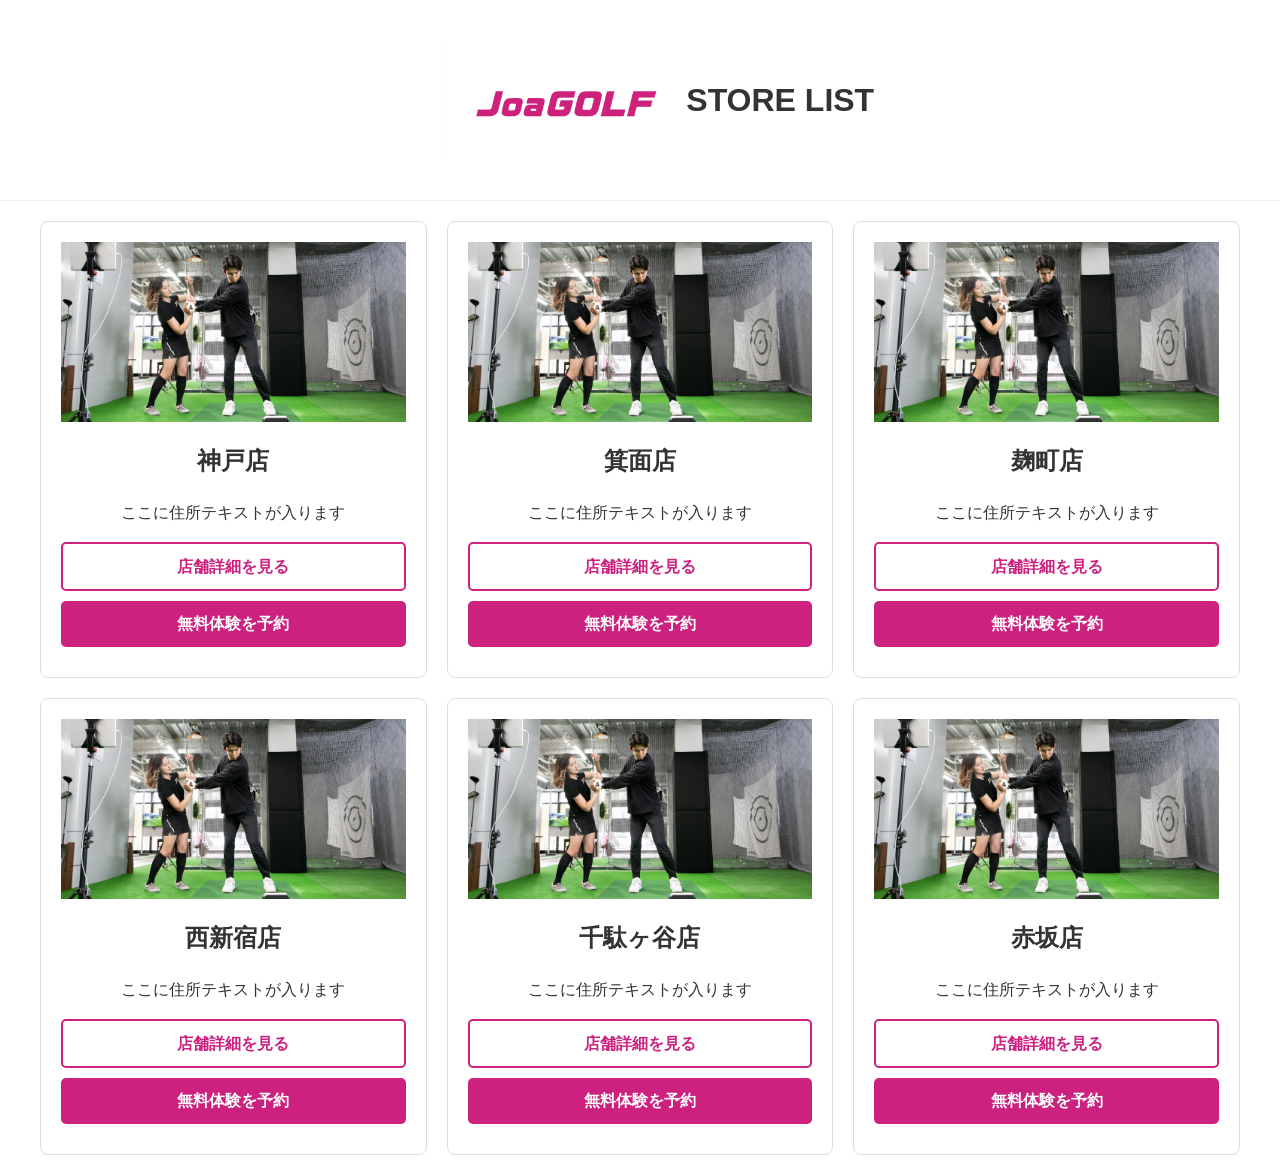
<file: index.html>
<!DOCTYPE html>
<html lang="ja">
<head>
    <meta name="viewport" content="width=device-width, initial-scale=1.0">
    <meta charset="UTF-8">
    <title>店舗一覧 | インドアゴルフスタジオ</title>
    <link rel="stylesheet" href="style.css">
    <link rel="stylesheet" href="https://cdnjs.cloudflare.com/ajax/libs/font-awesome/6.5.1/css/all.min.css">
</head>
<body>

<header>
    <div class="header-container">
        <img src="logo.png" alt="JOA GOLF STUDIO" class="logo">
        <h1 class="main-title">STORE LIST</h1>
    </div>
</header>

<main class="store-container">
    <div class="store-card">
        <div class="store-image"><img src="images/test.jpg" alt="店舗画像テスト"></div>
        <h2>神戸店</h2>
        <p>ここに住所テキストが入ります</p>
        <div class="button-group">
            <a href="store/kobe.html" class="btn outline">店舗詳細を見る</a>
            <a href="https://vivosmartrange-kobe.trial.smarthello.jp/8171fa84a1354d9d832042e30c114c25/simulation" target="_blank" class="btn solid">無料体験を予約</a>
        </div>
    </div>

    <div class="store-card">
        <div class="store-image"><img src="images/test.jpg" alt="店舗画像テスト"></div>
        <h2>箕面店</h2>
        <p>ここに住所テキストが入ります</p>
        <div class="button-group">
            <a href="store/minoh.html" class="btn outline">店舗詳細を見る</a>
            <a href="https://joagolfstudio.hacomono.jp/home?utm_source=ig&utm_medium=social&utm_content=link_in_bio" target="_blank" class="btn solid">無料体験を予約</a>
        </div>
    </div>

    <div class="store-card">
        <div class="store-image"><img src="images/test.jpg" alt="店舗画像テスト"></div>
        <h2>麹町店</h2>
        <p>ここに住所テキストが入ります</p>
        <div class="button-group">
            <a href="store/kojimachi.html" class="btn outline">店舗詳細を見る</a>
            <a href="https://form.hyperion-golf.com/reserve/schedule/3/11?trial=true" target="_blank" class="btn solid">無料体験を予約</a>
        </div>
    </div>

    <div class="store-card">
        <div class="store-image"><img src="images/test.jpg" alt="店舗画像テスト"></div>
        <h2>西新宿店</h2>
        <p>ここに住所テキストが入ります</p>
        <div class="button-group">
            <a href="store/nishi-shinjuku.html" class="btn outline">店舗詳細を見る</a>
            <a href="https://form.hyperion-golf.com/reserve/schedule/4/12?trial=true" target="_blank" class="btn solid">無料体験を予約</a>
        </div>
    </div>

    <div class="store-card">
        <div class="store-image"><img src="images/test.jpg" alt="店舗画像テスト"></div>
        <h2>千駄ヶ谷店</h2>
        <p>ここに住所テキストが入ります</p>
        <div class="button-group">
            <a href="store/sendagaya.html" class="btn outline">店舗詳細を見る</a>
            <a href="https://form.hyperion-golf.com/reserve/schedule/2/6?trial=true" target="_blank" class="btn solid">無料体験を予約</a>
        </div>
    </div>

    <div class="store-card">
        <div class="store-image"><img src="images/test.jpg" alt="店舗画像テスト"></div>
        <h2>赤坂店</h2>
        <p>ここに住所テキストが入ります</p>
        <div class="button-group">
            <a href="store/akasaka.html" class="btn outline">店舗詳細を見る</a>
            <a href="https://form.hyperion-golf.com/reserve/schedule/1/5?trial=true" target="_blank" class="btn solid">無料体験を予約</a>
        </div>
    </div>
</main>

</body>
</html>
</file>
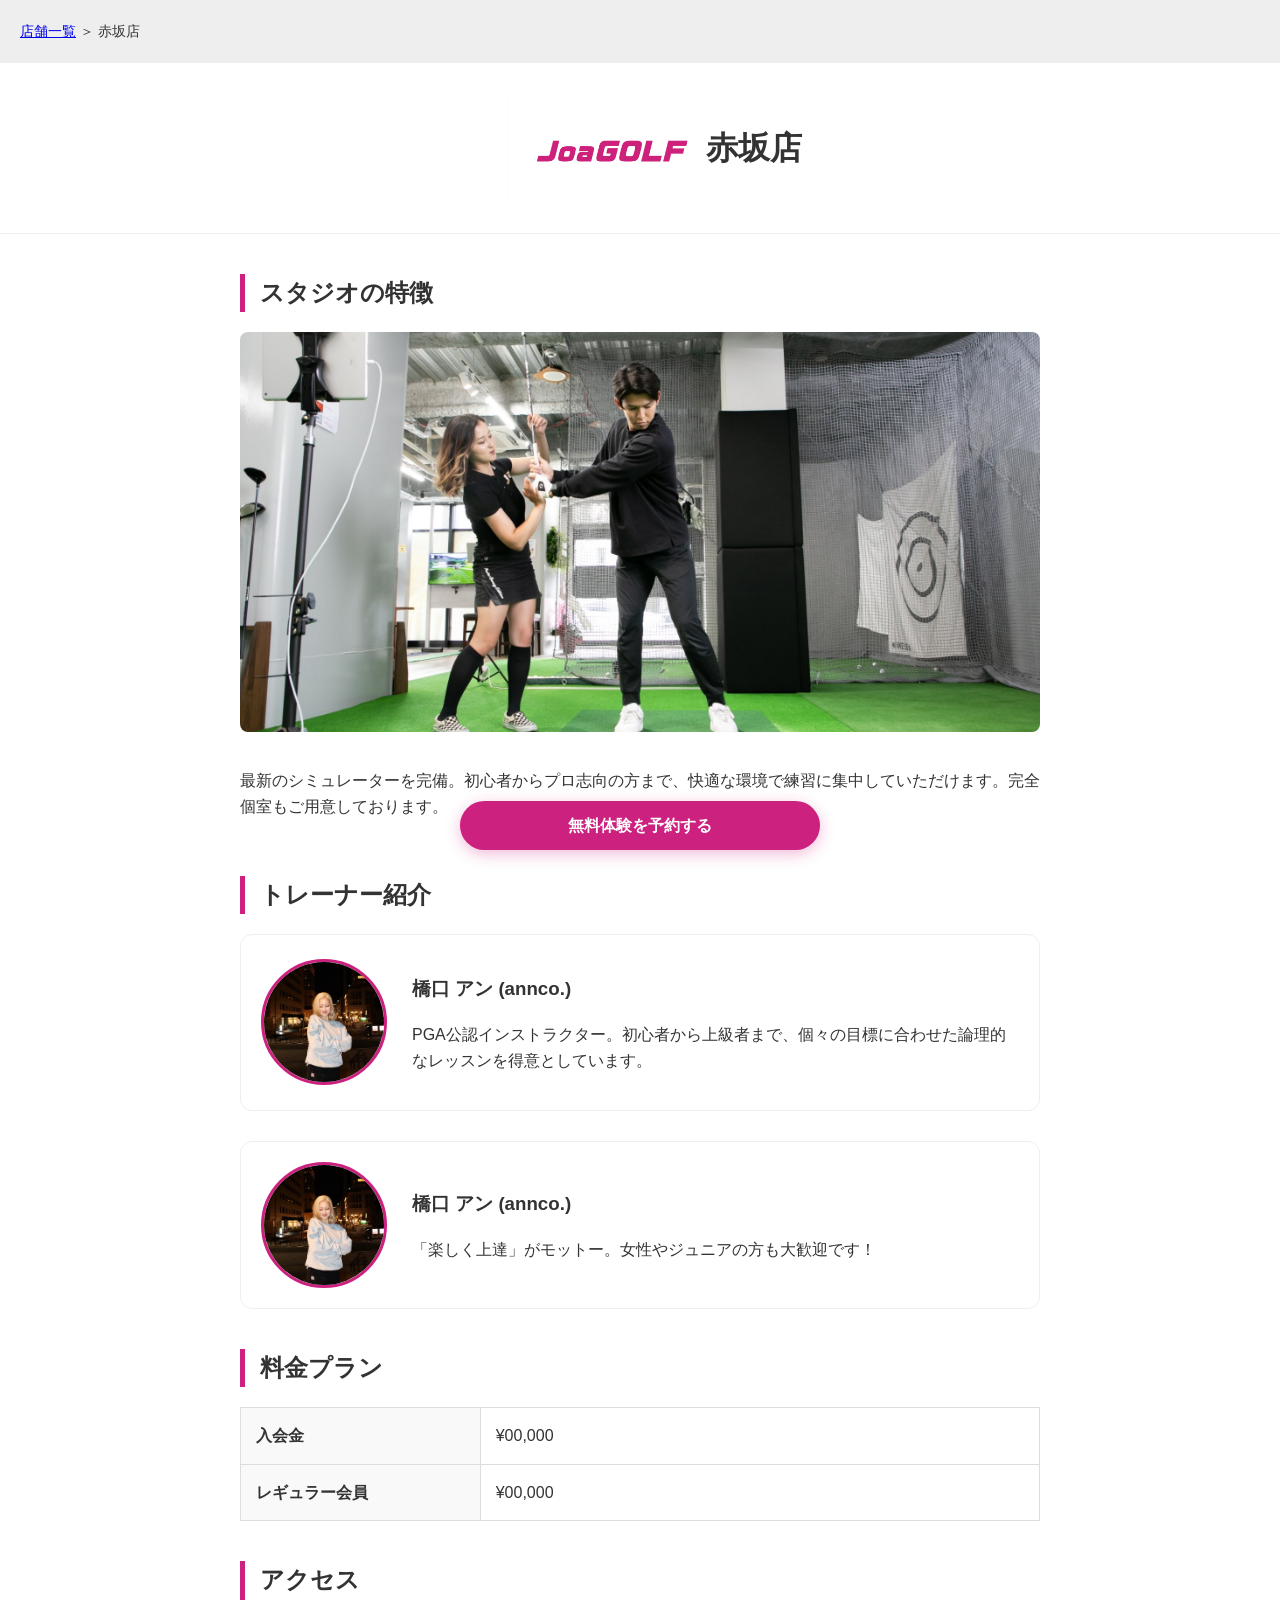
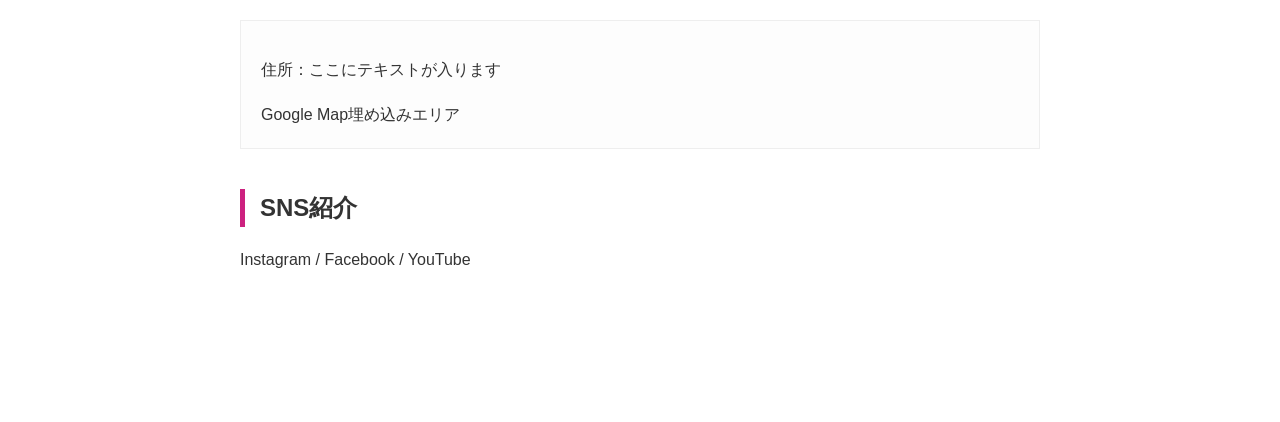
<file: store/akasaka.html>
<!DOCTYPE html>
<html lang="ja">
<head>
    <meta charset="UTF-8">
    <meta name="viewport" content="width=device-width, initial-scale=1.0">
    <title>赤坂店 | インドアゴルフスタジオ</title>
    <link rel="stylesheet" href="../style.css"> <!-- 階層が一つ上なので ../ が必要 -->
</head>

<body class="detail-page">

<nav class="breadcrumb">
    <a href="../index.html">店舗一覧</a> ＞ 赤坂店
</nav>

<header class="store-header">
    <div class="header-container">
        <a href="../index.html">
            <img src="../logo.png" alt="JOA GOLF STUDIO" class="logo">
        </a>
        <h1 class="main-title">赤坂店</h1>
    </div>
</header>

<main>
    <!-- スタジオの特徴 -->
    <section class="section">
        <h2 class="section-title">スタジオの特徴</h2>
        <div class="feature-content">
            <div class="feature-image">
                <img src="../images/test.jpg" alt="スタジオの特徴">
            </div>
            <div class="feature-text">
                <p>最新のシミュレーターを完備。初心者からプロ志向の方まで、快適な環境で練習に集中していただけます。完全個室もご用意しております。</p>
            </div>
        </div>
    </section>

    <!-- トレーナー -->
    <section class="section">
    <h2 class="section-title">トレーナー紹介</h2>
    
    <div class="trainer-list">
        <div class="trainer-card">
            <div class="trainer-photo">
                <img src="../images/trainer_test.jpg" alt="橋口 アン">
            </div>
            <div class="trainer-info">
                <h3>橋口 アン (annco.)</h3>
                <p>PGA公認インストラクター。初心者から上級者まで、個々の目標に合わせた論理的なレッスンを得意としています。</p>
            </div>
        </div>

        <div class="trainer-card">
            <div class="trainer-photo">
                <img src="../images/trainer_test.jpg" alt="橋口 アン">
            </div>
            <div class="trainer-info">
                <h3>橋口 アン (annco.)</h3>
                <p>「楽しく上達」がモットー。女性やジュニアの方も大歓迎です！</p>
            </div>
        </div>
    </div>
</section>

    <!-- 料金プラン -->
    <section class="section">
        <h2 class="section-title">料金プラン</h2>
        <table class="price-table">
            <tr><th>入会金</th><td>¥00,000</td></tr>
            <tr><th>レギュラー会員</th><td>¥00,000</td></tr>
        </table>
    </section>

    <!-- アクセス -->
    <section class="section">
        <h2 class="section-title">アクセス</h2>
        <div class="content-box">
            <p>住所：ここにテキストが入ります</p>
            <div class="map-placeholder">Google Map埋め込みエリア</div>
        </div>
    </section>

    <!-- SNS -->
    <section class="section">
        <h2 class="section-title">SNS紹介</h2>
        <div class="sns-links">
            <p>Instagram / Facebook / YouTube</p>
        </div>
    </section>

    <!-- 予約ボタン（固定） -->
    <div class="sticky-footer">
        <a href="https://form.hyperion-golf.com/reserve/schedule/1/5?trial=true" target="_blank" class="btn-reserve">無料体験を予約する</a>
    </div>
</main>

</body>
</html>
</file>
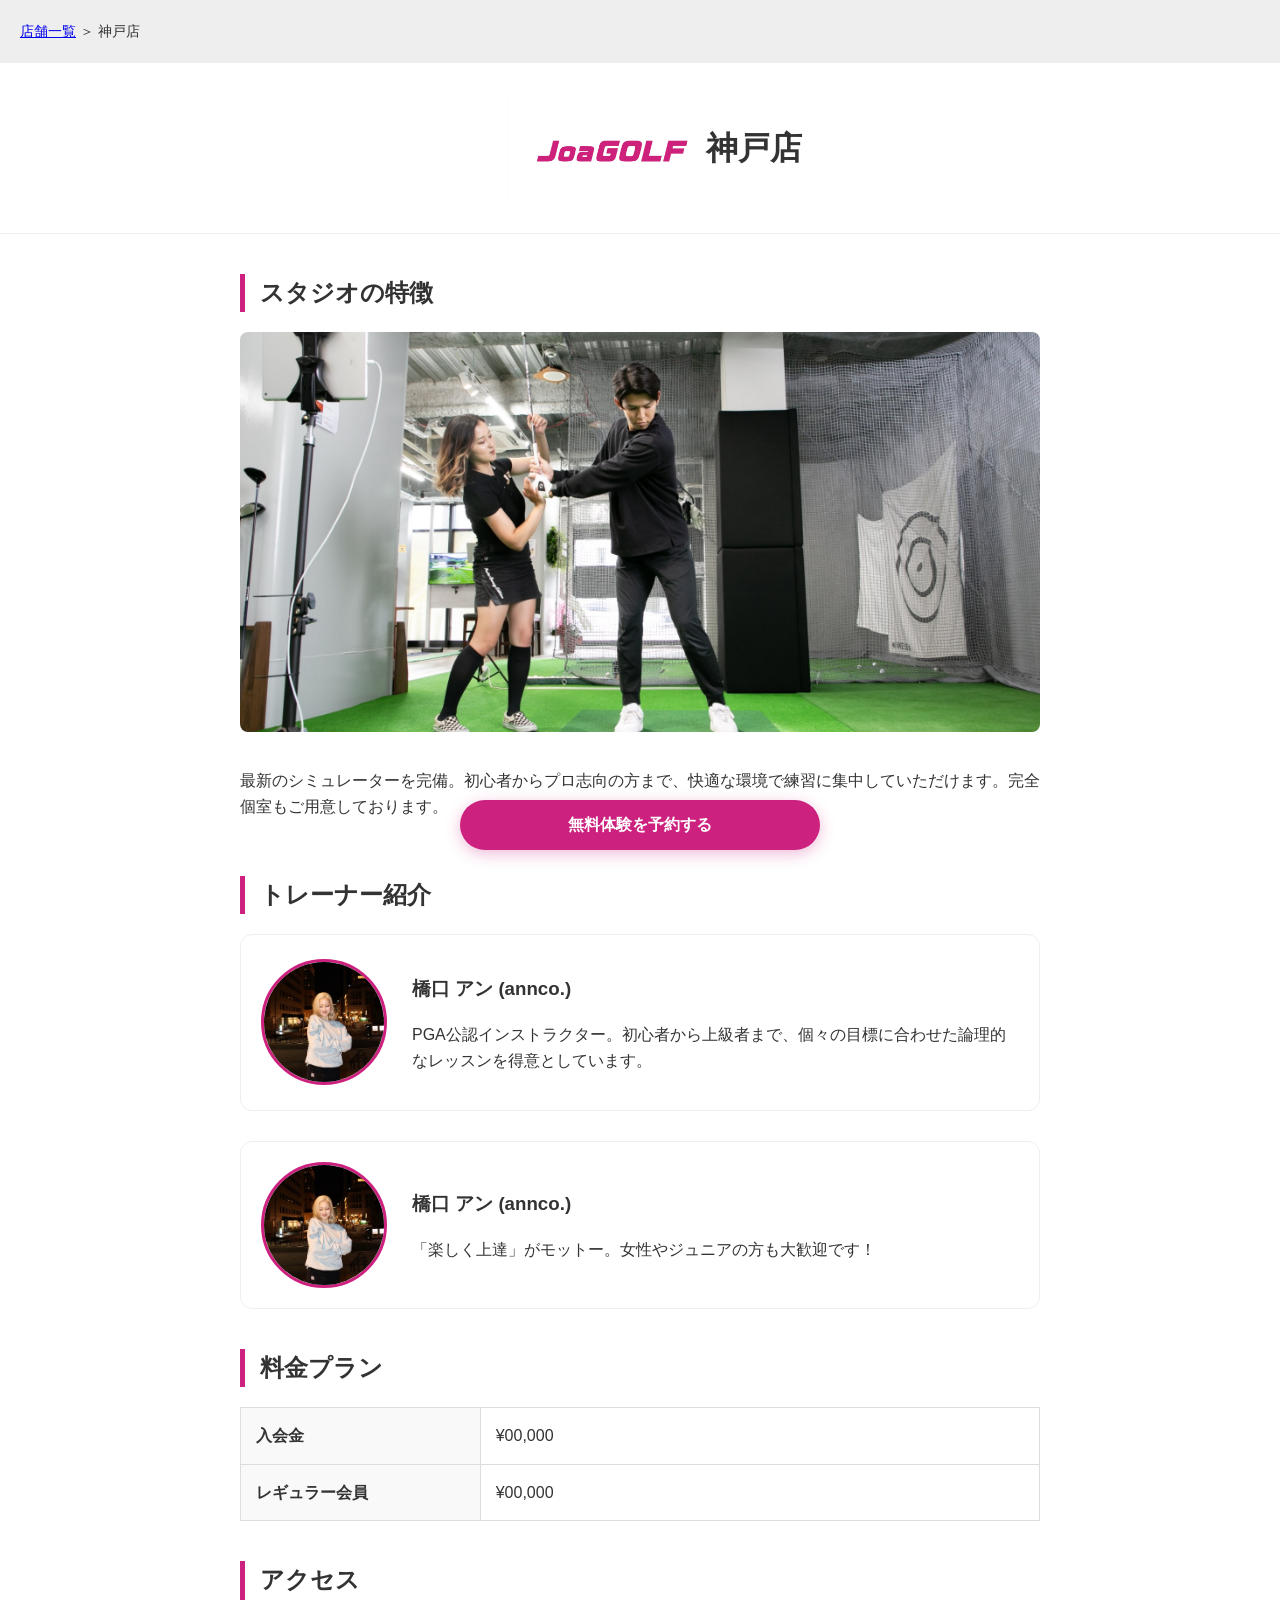
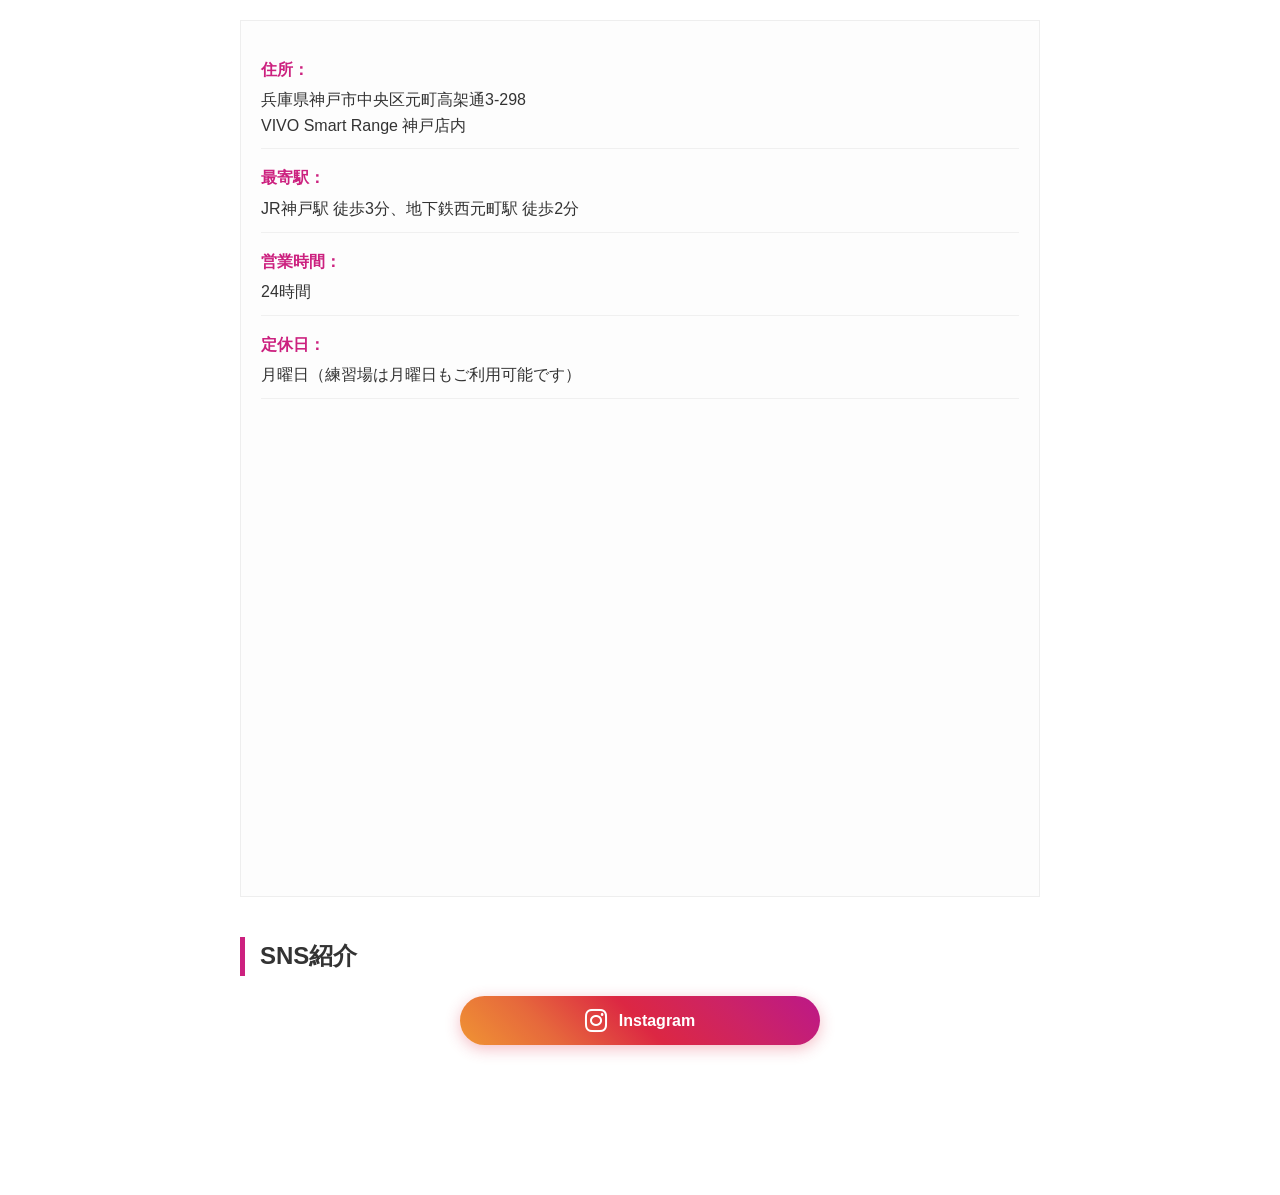
<file: store/kobe.html>
<!DOCTYPE html>
<html lang="ja">
<head>
    <meta charset="UTF-8">
    <meta name="viewport" content="width=device-width, initial-scale=1.0">
    <title>神戸店 | インドアゴルフスタジオ</title>
    <link rel="stylesheet" href="../style.css"> <!-- 階層が一つ上なので ../ が必要 -->
    <link rel="stylesheet" href="https://cdnjs.cloudflare.com/ajax/libs/font-awesome/6.5.1/css/all.min.css">
</head>

<body class="detail-page">

<nav class="breadcrumb">
    <a href="../index.html">店舗一覧</a> ＞ 神戸店
</nav>

<header class="store-header">
    <div class="header-container">
        <a href="../index.html">
            <img src="../logo.png" alt="JOA GOLF STUDIO" class="logo">
        </a>
        <h1 class="main-title">神戸店</h1>
    </div>
</header>

<main>
    <!-- スタジオの特徴 -->
    <section class="section">
        <h2 class="section-title">スタジオの特徴</h2>
        <div class="feature-content">
            <div class="feature-image">
                <img src="../images/test.jpg" alt="スタジオの特徴">
            </div>
            <div class="feature-text">
                <p>最新のシミュレーターを完備。初心者からプロ志向の方まで、快適な環境で練習に集中していただけます。完全個室もご用意しております。</p>
            </div>
        </div>
    </section>

    <!-- トレーナー -->
    <section class="section">
    <h2 class="section-title">トレーナー紹介</h2>
    
    <div class="trainer-list">
        <div class="trainer-card">
            <div class="trainer-photo">
                <img src="../images/trainer_test.jpg" alt="橋口 アン">
            </div>
            <div class="trainer-info">
                <h3>橋口 アン (annco.)</h3>
                <p>PGA公認インストラクター。初心者から上級者まで、個々の目標に合わせた論理的なレッスンを得意としています。</p>
            </div>
        </div>

        <div class="trainer-card">
            <div class="trainer-photo">
                <img src="../images/trainer_test.jpg" alt="橋口 アン">
            </div>
            <div class="trainer-info">
                <h3>橋口 アン (annco.)</h3>
                <p>「楽しく上達」がモットー。女性やジュニアの方も大歓迎です！</p>
            </div>
        </div>
    </div>
</section>

    <!-- 料金プラン -->
    <section class="section">
        <h2 class="section-title">料金プラン</h2>
        <table class="price-table">
            <tr><th>入会金</th><td>¥00,000</td></tr>
            <tr><th>レギュラー会員</th><td>¥00,000</td></tr>
        </table>
    </section>

    <!-- アクセス -->
    <section class="section">
        <h2 class="section-title">アクセス</h2>
        <div class="content-box access-info">
            <p><strong>住所：</strong><br>兵庫県神戸市中央区元町高架通3-298<br>VIVO Smart Range 神戸店内</p>
            <p><strong>最寄駅：</strong><br>JR神戸駅 徒歩3分、地下鉄西元町駅 徒歩2分</p>
            <p><strong>営業時間：</strong><br>24時間</p>
            <p><strong>定休日：</strong><br>月曜日（練習場は月曜日もご利用可能です）</p>
        
            <div class="map-placeholder">
                <iframe src="https://www.google.com/maps/embed?pb=!1m18!1m12!1m3!1d3280.8719046440074!2d135.17608677648937!3d34.68318227292588!2m3!1f0!2f0!3f0!3m2!1i1024!2i768!4f13.1!3m3!1m2!1s0x60008f43dd5a12f9%3A0x46549ef2b6181be7!2sJoaGOLF%20STUDIO%20KOBE!5e0!3m2!1sja!2sjp!4v1776239739239!5m2!1sja!2sjp" width="600" height="450" style="border:0;" allowfullscreen="" loading="lazy" referrerpolicy="no-referrer-when-downgrade"></iframe>
            </div>
        </div>
    </section>

    <!-- SNS -->
        <section class="section">
            <h2 class="section-title">SNS紹介</h2>
            <div class="sns-container">
                <a href="https://www.instagram.com/joagolfstudio_kansai/" target="_blank" class="sns-button instagram">
                    <i class="fa-brands fa-instagram sns-icon"></i>
                    <span class="sns-text">Instagram</span>
                </a>
            </div>
        </section>

    <!-- 予約ボタン（固定） -->
    <div class="sticky-footer">
        <a href="https://vivosmartrange-kobe.trial.smarthello.jp/8171fa84a1354d9d832042e30c114c25/simulation" target="_blank" class="btn-reserve">無料体験を予約する</a>
    </div>
</main>

</body>
</html>
</file>
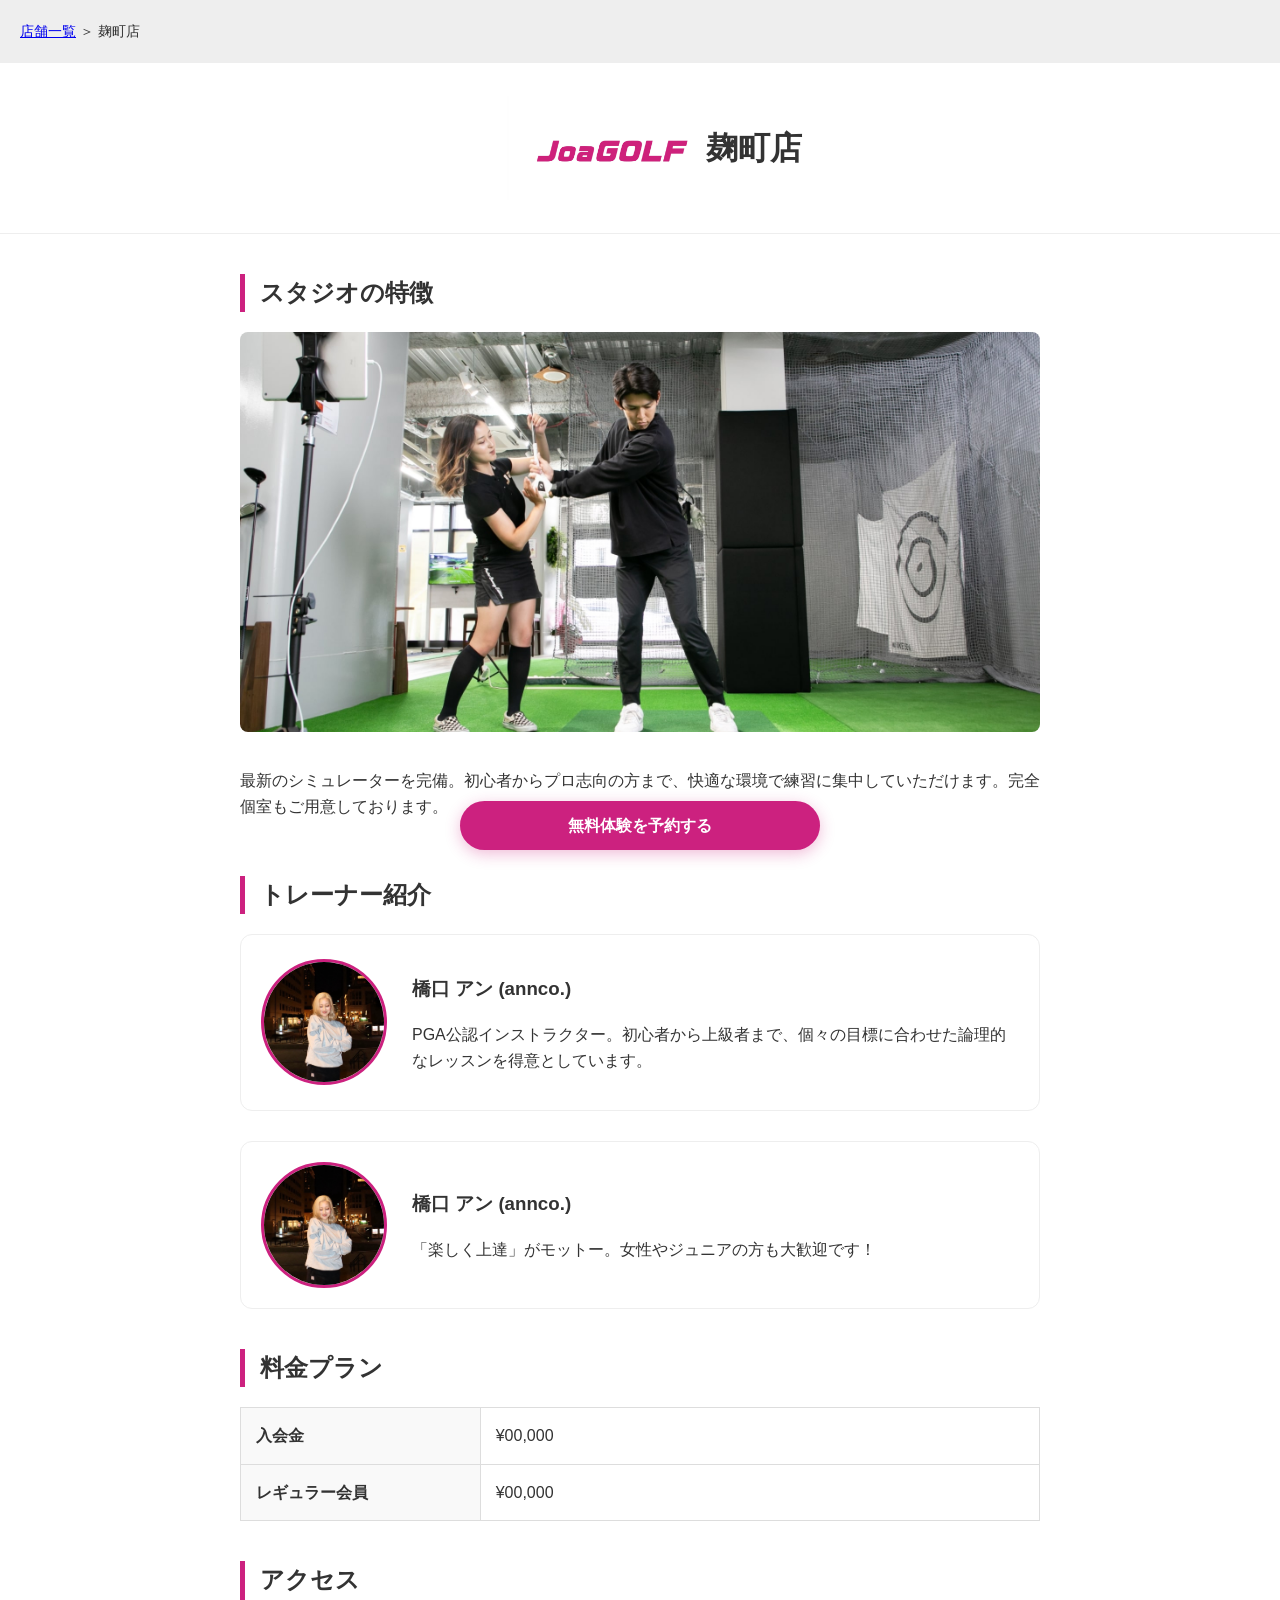
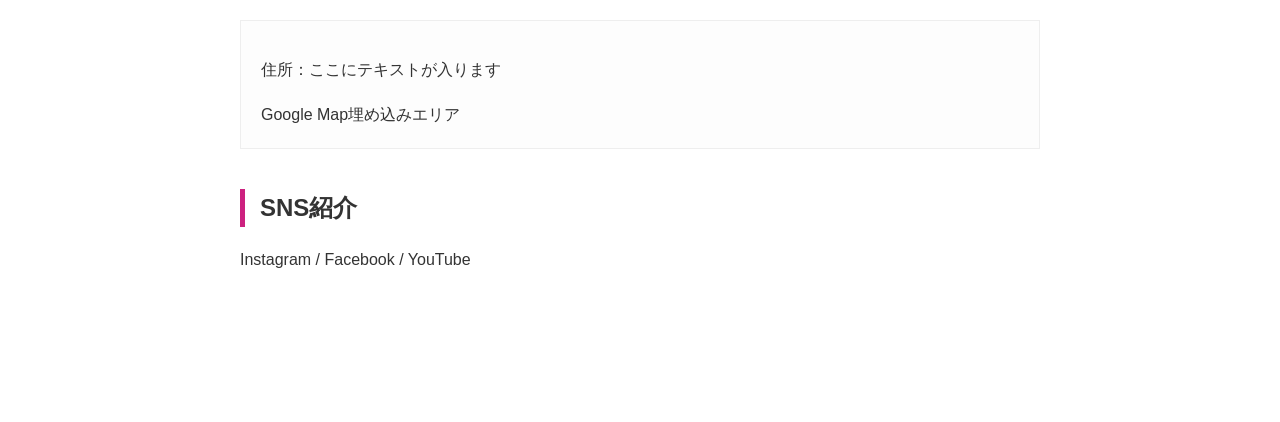
<file: store/kojimachi.html>
<!DOCTYPE html>
<html lang="ja">
<head>
    <meta charset="UTF-8">
    <meta name="viewport" content="width=device-width, initial-scale=1.0">
    <title>麹町店 | インドアゴルフスタジオ</title>
    <link rel="stylesheet" href="../style.css"> <!-- 階層が一つ上なので ../ が必要 -->
</head>


<body class="detail-page">

<nav class="breadcrumb">
    <a href="../index.html">店舗一覧</a> ＞ 麹町店
</nav>

<header class="store-header">
    <div class="header-container">
        <a href="../index.html">
            <img src="../logo.png" alt="JOA GOLF STUDIO" class="logo">
        </a>
        <h1 class="main-title">麹町店</h1>
    </div>
</header>


<main>
    <!-- スタジオの特徴 -->
    <section class="section">
        <h2 class="section-title">スタジオの特徴</h2>
        <div class="feature-content">
            <div class="feature-image">
                <img src="../images/test.jpg" alt="スタジオの特徴">
            </div>
            <div class="feature-text">
                <p>最新のシミュレーターを完備。初心者からプロ志向の方まで、快適な環境で練習に集中していただけます。完全個室もご用意しております。</p>
            </div>
        </div>
    </section>

    <!-- トレーナー -->
    <section class="section">
    <h2 class="section-title">トレーナー紹介</h2>
    
    <div class="trainer-list">
        <div class="trainer-card">
            <div class="trainer-photo">
                <img src="../images/trainer_test.jpg" alt="橋口 アン">
            </div>
            <div class="trainer-info">
                <h3>橋口 アン (annco.)</h3>
                <p>PGA公認インストラクター。初心者から上級者まで、個々の目標に合わせた論理的なレッスンを得意としています。</p>
            </div>
        </div>

        <div class="trainer-card">
            <div class="trainer-photo">
                <img src="../images/trainer_test.jpg" alt="橋口 アン">
            </div>
            <div class="trainer-info">
                <h3>橋口 アン (annco.)</h3>
                <p>「楽しく上達」がモットー。女性やジュニアの方も大歓迎です！</p>
            </div>
        </div>
    </div>
</section>

    <!-- 料金プラン -->
    <section class="section">
        <h2 class="section-title">料金プラン</h2>
        <table class="price-table">
            <tr><th>入会金</th><td>¥00,000</td></tr>
            <tr><th>レギュラー会員</th><td>¥00,000</td></tr>
        </table>
    </section>

    <!-- アクセス -->
    <section class="section">
        <h2 class="section-title">アクセス</h2>
        <div class="content-box">
            <p>住所：ここにテキストが入ります</p>
            <div class="map-placeholder">Google Map埋め込みエリア</div>
        </div>
    </section>

    <!-- SNS -->
    <section class="section">
        <h2 class="section-title">SNS紹介</h2>
        <div class="sns-links">
            <p>Instagram / Facebook / YouTube</p>
        </div>
    </section>

    <!-- 予約ボタン（固定） -->
    <div class="sticky-footer">
        <a href="https://form.hyperion-golf.com/reserve/schedule/3/11?trial=true&utm_source=ig&utm_medium=social&utm_content=link_in_bio&fbclid=PAdGRleARL8VhleHRuA2FlbQIxMQBzcnRjBmFwcF9pZA8xMjQwMjQ1NzQyODc0MTQAAadGszCgfBnHjl9K5EHuBCOdI0oLsBtK5bKBoF1AvkeeIm7AYTMvYwXsR9_hoQ_aem_zWCQtsJvq4z6XOTWLt36yA" target="_blank" class="btn-reserve">無料体験を予約する</a>
    </div>
</main>

</body>
</html>
</file>
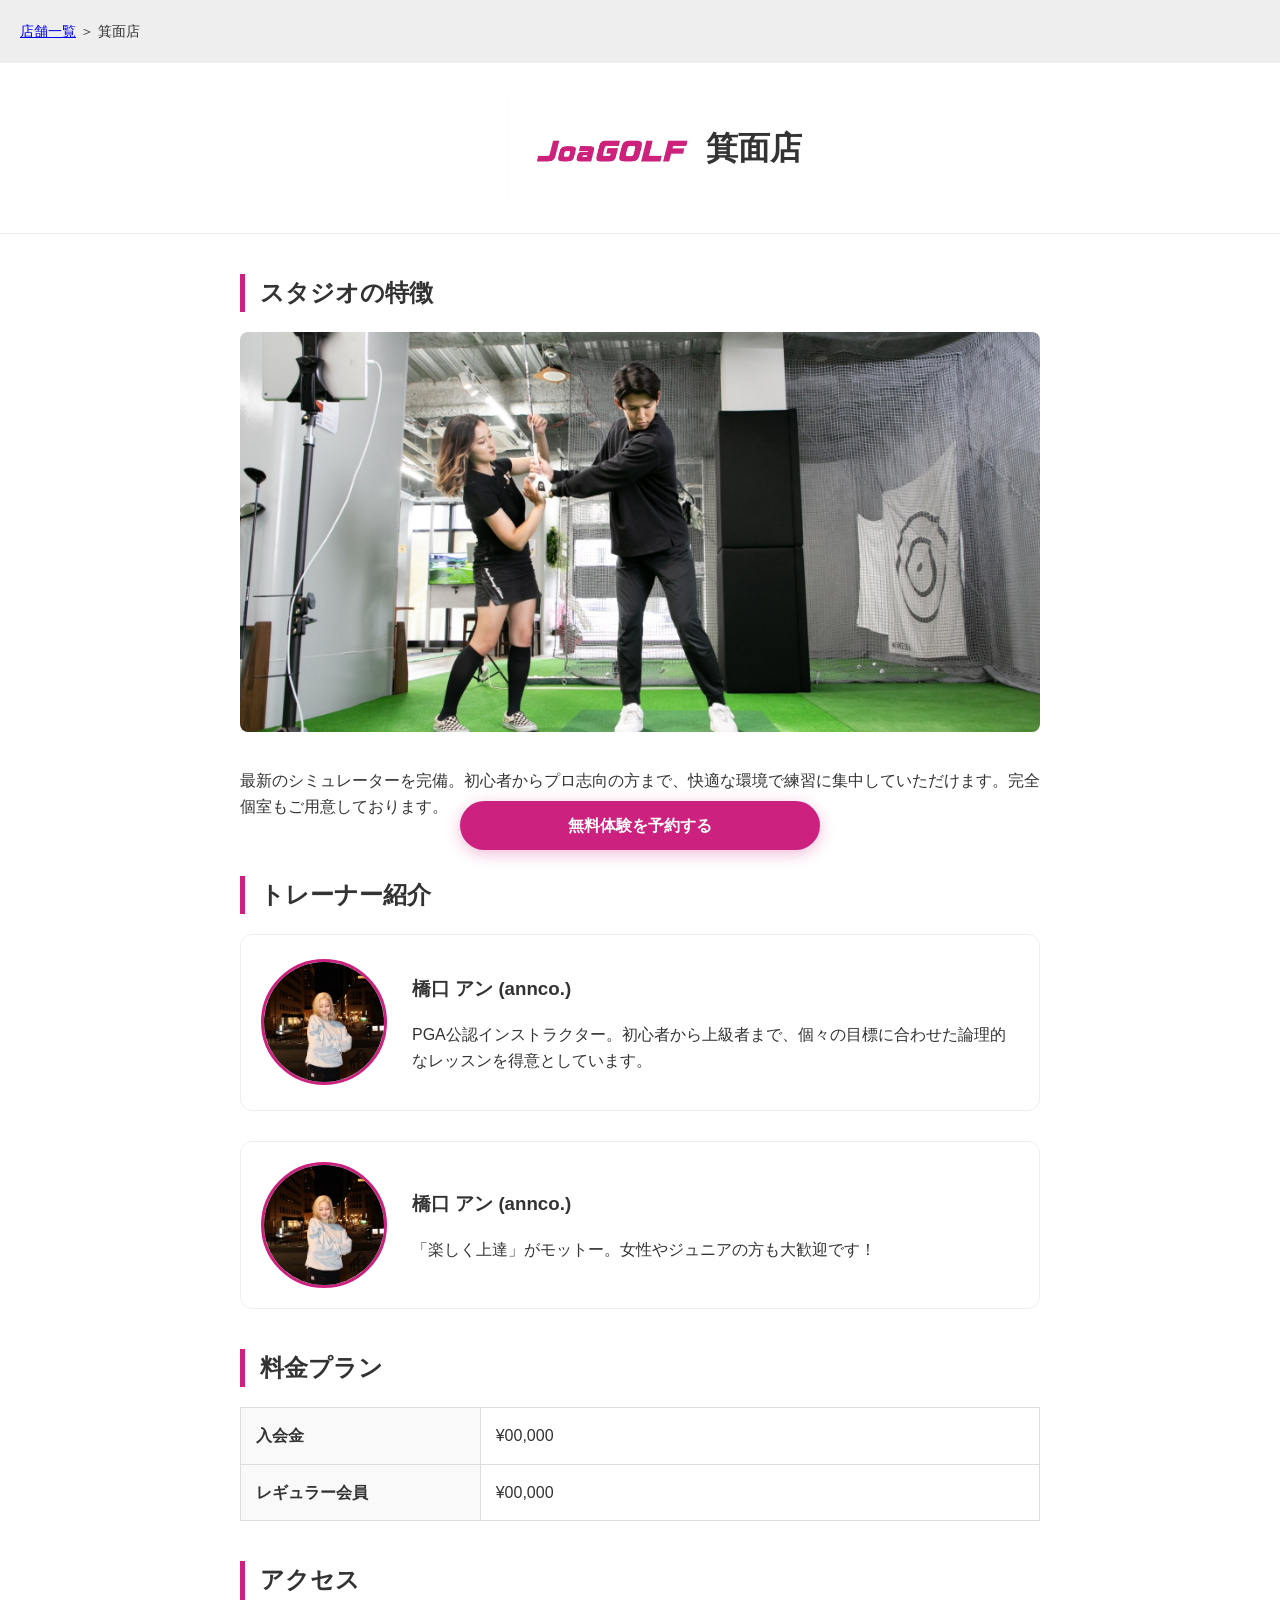
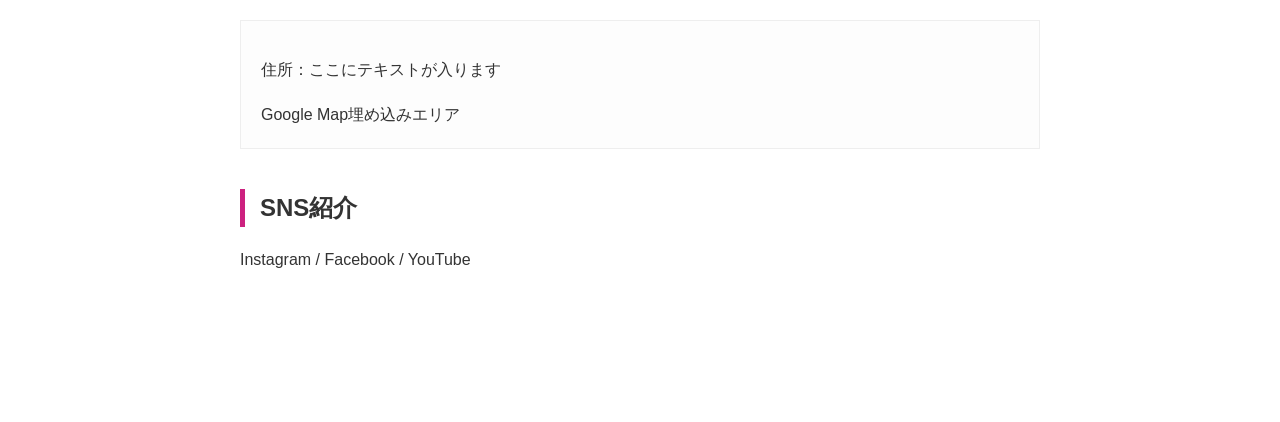
<file: store/minoh.html>
<!DOCTYPE html>
<html lang="ja">
<head>
    <meta charset="UTF-8">
    <meta name="viewport" content="width=device-width, initial-scale=1.0">
    <title>箕面店 | インドアゴルフスタジオ</title>
    <link rel="stylesheet" href="../style.css"> <!-- 階層が一つ上なので ../ が必要 -->
</head>

<body class="detail-page">

<nav class="breadcrumb">
    <a href="../index.html">店舗一覧</a> ＞ 箕面店
</nav>

<header class="store-header">
    <div class="header-container">
        <a href="../index.html">
            <img src="../logo.png" alt="JOA GOLF STUDIO" class="logo">
        </a>
        <h1 class="main-title">箕面店</h1>
    </div>
</header>

<main>
    <!-- スタジオの特徴 -->
    <section class="section">
        <h2 class="section-title">スタジオの特徴</h2>
        <div class="feature-content">
            <div class="feature-image">
                <img src="../images/test.jpg" alt="スタジオの特徴">
            </div>
            <div class="feature-text">
                <p>最新のシミュレーターを完備。初心者からプロ志向の方まで、快適な環境で練習に集中していただけます。完全個室もご用意しております。</p>
            </div>
        </div>
    </section>

    <!-- トレーナー -->
    <section class="section">
    <h2 class="section-title">トレーナー紹介</h2>
    
    <div class="trainer-list">
        <div class="trainer-card">
            <div class="trainer-photo">
                <img src="../images/trainer_test.jpg" alt="橋口 アン">
            </div>
            <div class="trainer-info">
                <h3>橋口 アン (annco.)</h3>
                <p>PGA公認インストラクター。初心者から上級者まで、個々の目標に合わせた論理的なレッスンを得意としています。</p>
            </div>
        </div>

        <div class="trainer-card">
            <div class="trainer-photo">
                <img src="../images/trainer_test.jpg" alt="橋口 アン">
            </div>
            <div class="trainer-info">
                <h3>橋口 アン (annco.)</h3>
                <p>「楽しく上達」がモットー。女性やジュニアの方も大歓迎です！</p>
            </div>
        </div>
    </div>
</section>

    <!-- 料金プラン -->
    <section class="section">
        <h2 class="section-title">料金プラン</h2>
        <table class="price-table">
            <tr><th>入会金</th><td>¥00,000</td></tr>
            <tr><th>レギュラー会員</th><td>¥00,000</td></tr>
        </table>
    </section>

    <!-- アクセス -->
    <section class="section">
        <h2 class="section-title">アクセス</h2>
        <div class="content-box">
            <p>住所：ここにテキストが入ります</p>
            <div class="map-placeholder">Google Map埋め込みエリア</div>
        </div>
    </section>

    <!-- SNS -->
    <section class="section">
        <h2 class="section-title">SNS紹介</h2>
        <div class="sns-links">
            <p>Instagram / Facebook / YouTube</p>
        </div>
    </section>

    <!-- 予約ボタン（固定） -->
    <div class="sticky-footer">
        <a href="https://joagolfstudio.hacomono.jp/home?utm_source=ig&utm_medium=social&utm_content=link_in_bio&fbclid=PAdGRleARH-hFleHRuA2FlbQIxMQBzcnRjBmFwcF9pZA8xMjQwMjQ1NzQyODc0MTQAAaeYjPcCtizLlByXasdiWLfrQ7iZ4_PPwJDCSIu4OtT9KZEPxUt0b6oZNFX0Lw_aem_pZOPodqXBW2V4LcxJc8-0w" target="_blank" class="btn-reserve">無料体験を予約する</a>
    </div>
</main>

</body>
</html>
</file>
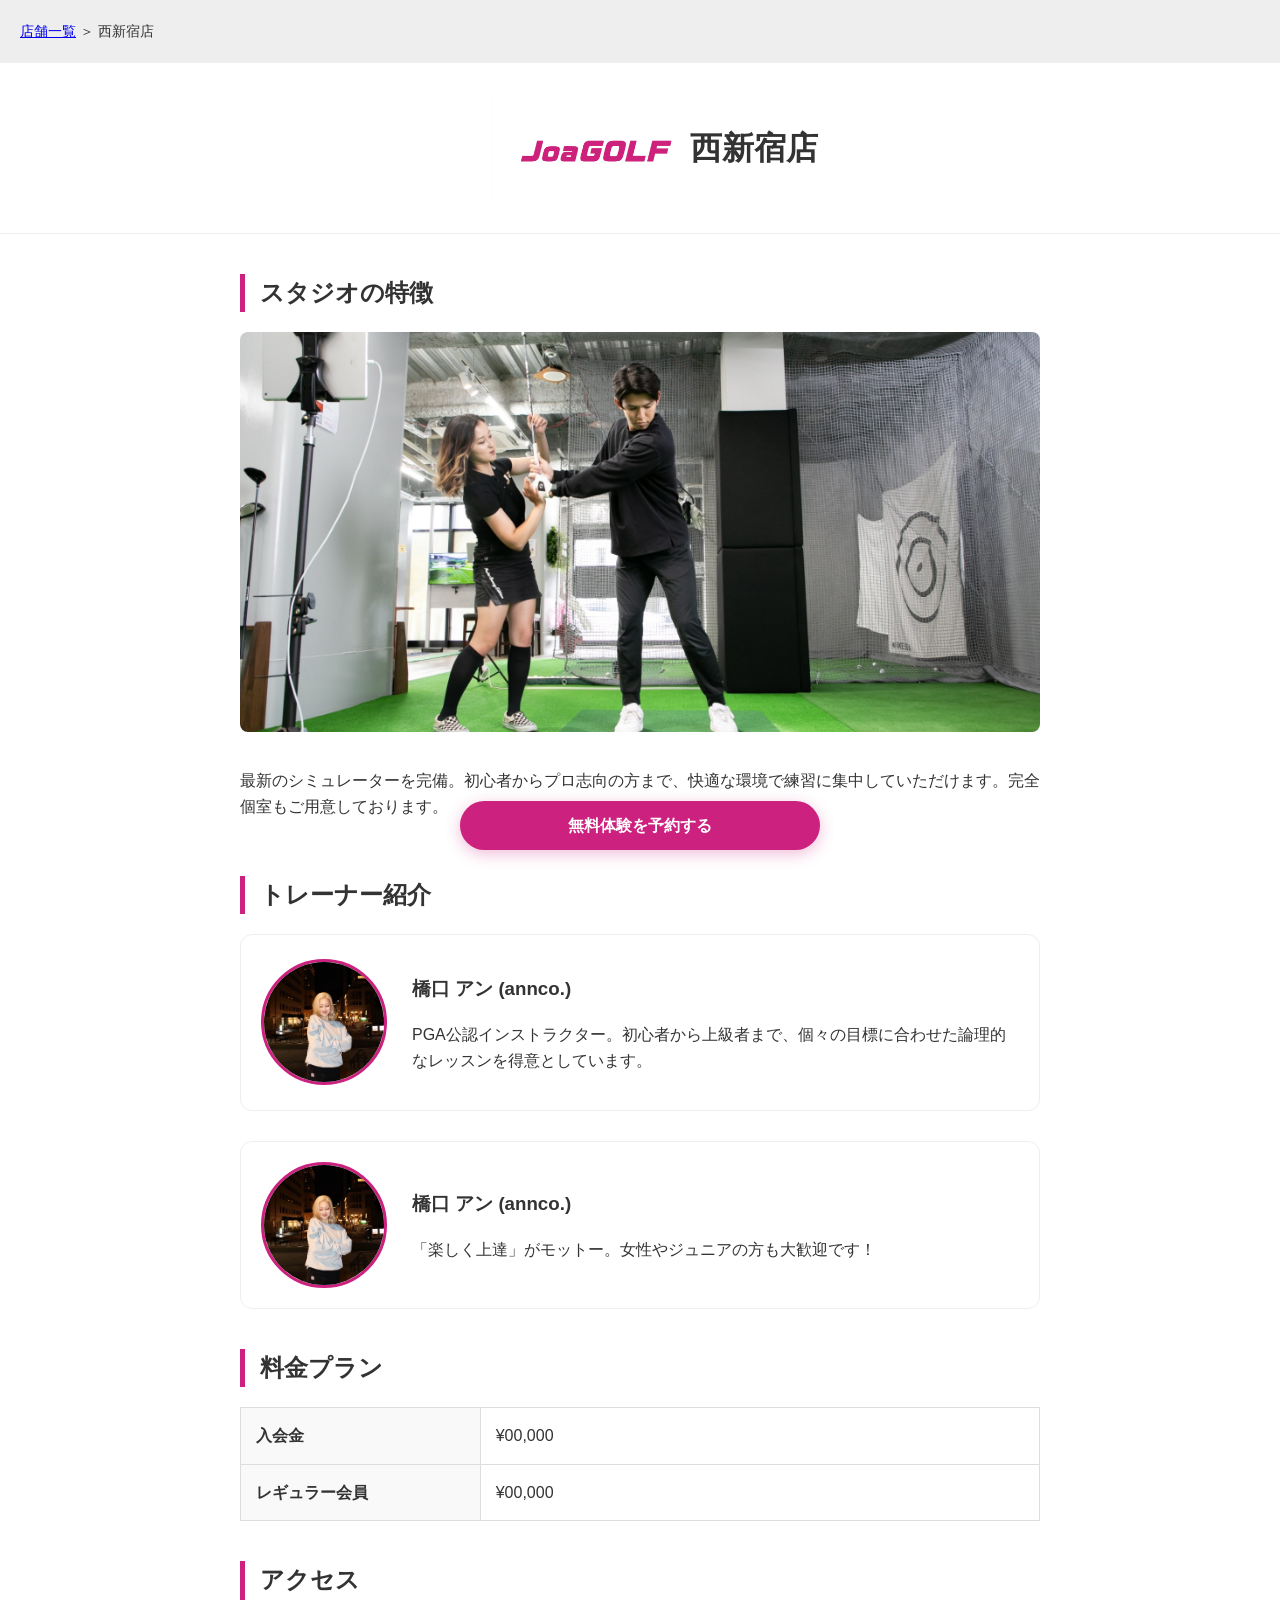
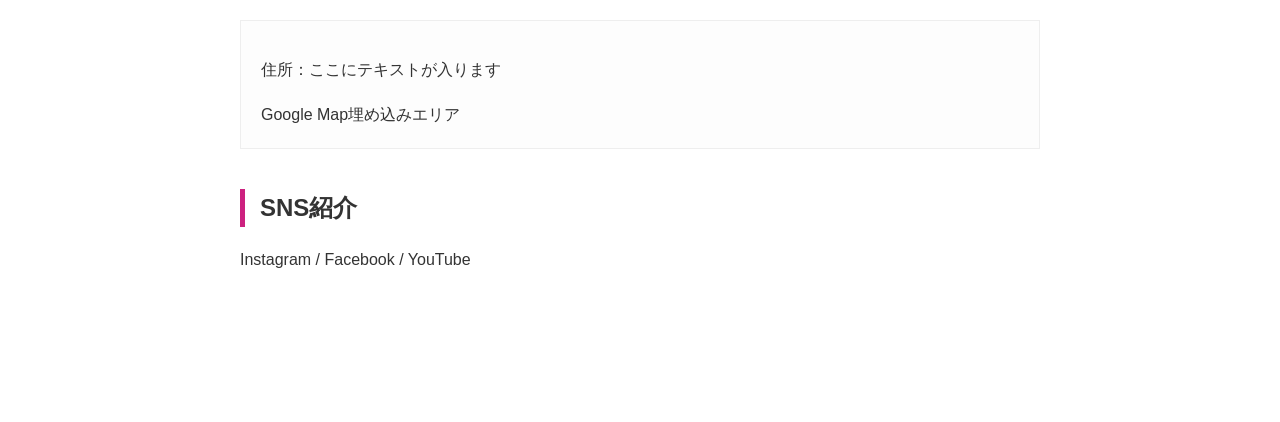
<file: store/nishi-shinjuku.html>
<!DOCTYPE html>
<html lang="ja">
<head>
    <meta charset="UTF-8">
    <meta name="viewport" content="width=device-width, initial-scale=1.0">
    <title>西新宿店 | インドアゴルフスタジオ</title>
    <link rel="stylesheet" href="../style.css"> <!-- 階層が一つ上なので ../ が必要 -->
</head>

<body class="detail-page">

<nav class="breadcrumb">
    <a href="../index.html">店舗一覧</a> ＞ 西新宿店
</nav>

<header class="store-header">
    <div class="header-container">
        <a href="../index.html">
            <img src="../logo.png" alt="JOA GOLF STUDIO" class="logo">
        </a>
        <h1 class="main-title">西新宿店</h1>
    </div>
</header>


<main>
    <!-- スタジオの特徴 -->
    <section class="section">
        <h2 class="section-title">スタジオの特徴</h2>
        <div class="feature-content">
            <div class="feature-image">
                <img src="../images/test.jpg" alt="スタジオの特徴">
            </div>
            <div class="feature-text">
                <p>最新のシミュレーターを完備。初心者からプロ志向の方まで、快適な環境で練習に集中していただけます。完全個室もご用意しております。</p>
            </div>
        </div>
    </section>

    <!-- トレーナー -->
    <section class="section">
    <h2 class="section-title">トレーナー紹介</h2>
    
    <div class="trainer-list">
        <div class="trainer-card">
            <div class="trainer-photo">
                <img src="../images/trainer_test.jpg" alt="橋口 アン">
            </div>
            <div class="trainer-info">
                <h3>橋口 アン (annco.)</h3>
                <p>PGA公認インストラクター。初心者から上級者まで、個々の目標に合わせた論理的なレッスンを得意としています。</p>
            </div>
        </div>

        <div class="trainer-card">
            <div class="trainer-photo">
                <img src="../images/trainer_test.jpg" alt="橋口 アン">
            </div>
            <div class="trainer-info">
                <h3>橋口 アン (annco.)</h3>
                <p>「楽しく上達」がモットー。女性やジュニアの方も大歓迎です！</p>
            </div>
        </div>
    </div>
</section>

    <!-- 料金プラン -->
    <section class="section">
        <h2 class="section-title">料金プラン</h2>
        <table class="price-table">
            <tr><th>入会金</th><td>¥00,000</td></tr>
            <tr><th>レギュラー会員</th><td>¥00,000</td></tr>
        </table>
    </section>

    <!-- アクセス -->
    <section class="section">
        <h2 class="section-title">アクセス</h2>
        <div class="content-box">
            <p>住所：ここにテキストが入ります</p>
            <div class="map-placeholder">Google Map埋め込みエリア</div>
        </div>
    </section>

    <!-- SNS -->
    <section class="section">
        <h2 class="section-title">SNS紹介</h2>
        <div class="sns-links">
            <p>Instagram / Facebook / YouTube</p>
        </div>
    </section>

    <!-- 予約ボタン（固定） -->
    <div class="sticky-footer">
        <a href="https://form.hyperion-golf.com/reserve/schedule/4/12?trial=true" target="_blank" class="btn-reserve">無料体験を予約する</a>
    </div>
</main>

</body>
</html>
</file>
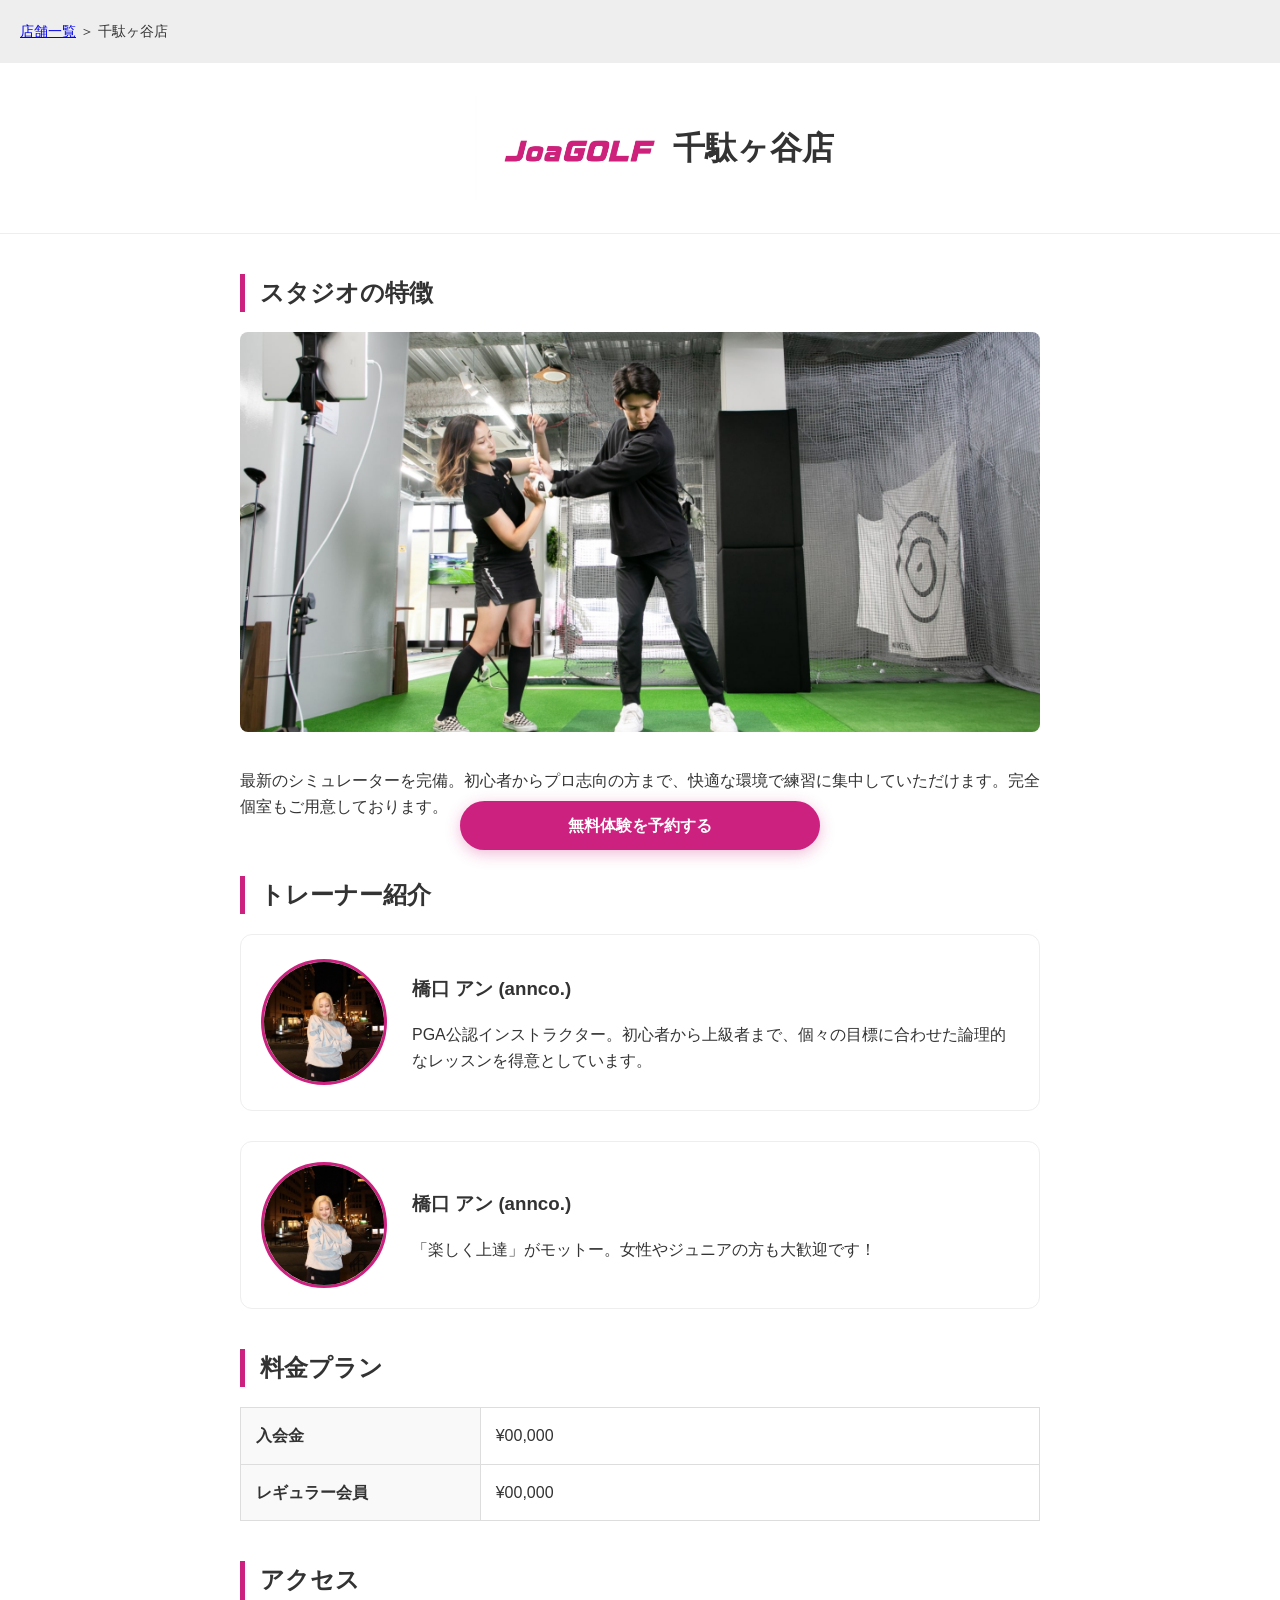
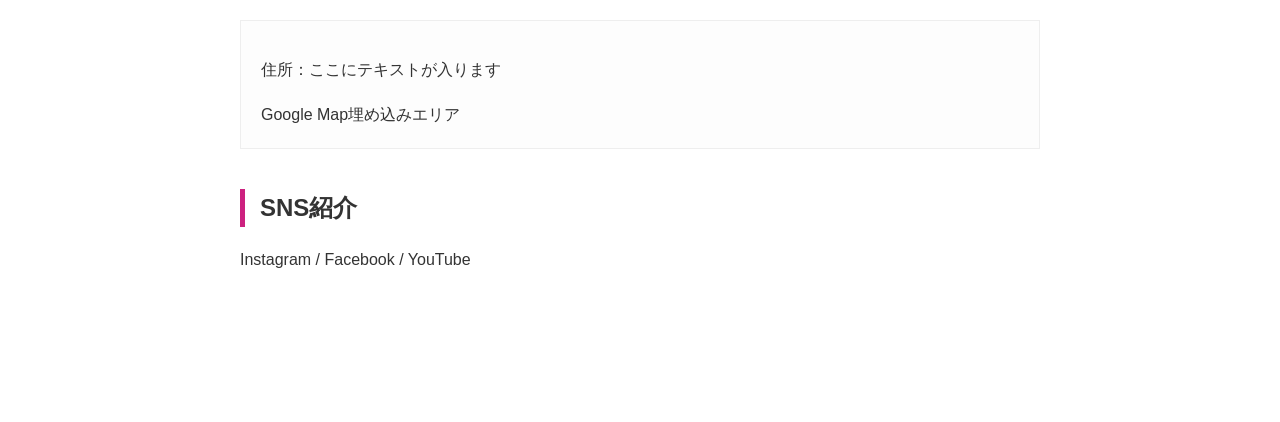
<file: store/sendagaya.html>
<!DOCTYPE html>
<html lang="ja">
<head>
    <meta charset="UTF-8">
    <meta name="viewport" content="width=device-width, initial-scale=1.0">
    <title>千駄ヶ谷店 | インドアゴルフスタジオ</title>
    <link rel="stylesheet" href="../style.css"> <!-- 階層が一つ上なので ../ が必要 -->
</head>

<body class="detail-page">

<nav class="breadcrumb">
    <a href="../index.html">店舗一覧</a> ＞ 千駄ヶ谷店
</nav>

<header class="store-header">
    <div class="header-container">
        <a href="../index.html">
            <img src="../logo.png" alt="JOA GOLF STUDIO" class="logo">
        </a>
        <h1 class="main-title">千駄ヶ谷店</h1>
    </div>
</header>


<main>
    <!-- スタジオの特徴 -->
    <section class="section">
        <h2 class="section-title">スタジオの特徴</h2>
        <div class="feature-content">
            <div class="feature-image">
                <img src="../images/test.jpg" alt="スタジオの特徴">
            </div>
            <div class="feature-text">
                <p>最新のシミュレーターを完備。初心者からプロ志向の方まで、快適な環境で練習に集中していただけます。完全個室もご用意しております。</p>
            </div>
        </div>
    </section>

    <!-- トレーナー -->
    <section class="section">
    <h2 class="section-title">トレーナー紹介</h2>
    
    <div class="trainer-list">
        <div class="trainer-card">
            <div class="trainer-photo">
                <img src="../images/trainer_test.jpg" alt="橋口 アン">
            </div>
            <div class="trainer-info">
                <h3>橋口 アン (annco.)</h3>
                <p>PGA公認インストラクター。初心者から上級者まで、個々の目標に合わせた論理的なレッスンを得意としています。</p>
            </div>
        </div>

        <div class="trainer-card">
            <div class="trainer-photo">
                <img src="../images/trainer_test.jpg" alt="橋口 アン">
            </div>
            <div class="trainer-info">
                <h3>橋口 アン (annco.)</h3>
                <p>「楽しく上達」がモットー。女性やジュニアの方も大歓迎です！</p>
            </div>
        </div>
    </div>
</section>

    <!-- 料金プラン -->
    <section class="section">
        <h2 class="section-title">料金プラン</h2>
        <table class="price-table">
            <tr><th>入会金</th><td>¥00,000</td></tr>
            <tr><th>レギュラー会員</th><td>¥00,000</td></tr>
        </table>
    </section>

    <!-- アクセス -->
    <section class="section">
        <h2 class="section-title">アクセス</h2>
        <div class="content-box">
            <p>住所：ここにテキストが入ります</p>
            <div class="map-placeholder">Google Map埋め込みエリア</div>
        </div>
    </section>

    <!-- SNS -->
    <section class="section">
        <h2 class="section-title">SNS紹介</h2>
        <div class="sns-links">
            <p>Instagram / Facebook / YouTube</p>
        </div>
    </section>

    <!-- 予約ボタン（固定） -->
    <div class="sticky-footer">
        <a href="https://form.hyperion-golf.com/reserve/schedule/2/6?trial=true" target="_blank" class="btn-reserve">無料体験を予約する</a>
    </div>
</main>

</body>
</html>
</file>
<file: style.css>
/* ==========================================================================
   1. 基本設定（変数・全体）
   ========================================================================== */
:root {
    --brand-color: #cc217f;
    --text-color: #333;
    --bg-gray: #f9f9f9;
}

body {
    font-family: "Helvetica Neue", Arial, sans-serif;
    color: var(--text-color);
    line-height: 1.6;
    margin: 0;
    padding: 0;
    background-color: #fff;
}

/* ==========================================================================
   2. ヘッダー（PC・共通）
   ========================================================================== */
header {
    padding: 10px 0;
    background-color: #fff;
    border-bottom: 1px solid #eee;
}

.header-container {
    display: flex;
    align-items: center;
    justify-content: center;
    flex-wrap: nowrap;
    max-width: 1200px;
    margin: 0 auto;
    padding: 0 15px;
}

.logo {
    height: 180px; /* PCでのサイズ */
    width: auto;
    display: block;
    margin-right: -40px; /* ロゴと文字を近づける */
}

.main-title {
    margin: 0;
    padding: 0;
    font-size: 2rem;
    white-space: nowrap;
    line-height: 1;
    color: var(--text-color);
}

/* 詳細ページ（.detail-page）でのPC表示上書き */
.detail-page .logo {
    height: 150px; 
}

/* ==========================================================================
   3. 店舗一覧・カード設定
   ========================================================================== */
.store-container {
    display: grid;
    grid-template-columns: repeat(auto-fit, minmax(300px, 1fr));
    gap: 20px;
    padding: 20px;
    max-width: 1200px;
    margin: 0 auto;
}

.store-card {
    border: 1px solid #ddd;
    border-radius: 8px;
    padding: 20px;
    text-align: center;
    background: #fff;
}

.store-image {
    height: 180px;
    background: #eee;
    margin-bottom: 15px;
    overflow: hidden;
}

.store-image img {
    width: 100%;
    height: 100%;
    object-fit: cover;
    display: block;
}

/* ==========================================================================
   4. 店舗詳細ページ用コンポーネント
   ========================================================================== */
.section {
    max-width: 800px;
    margin: 40px auto;
    padding: 0 20px;
}

.section-title {
    border-left: 5px solid var(--brand-color);
    padding-left: 15px;
    margin-bottom: 20px;
}

.content-box {
    background: #fdfdfd;
    padding: 20px;
    border: 1px solid #eee;
}

.breadcrumb {
    padding: 20px;
    background: #eee;
    font-size: 0.9rem;
}

/* 料金表 */
.price-table {
    width: 100%;
    border-collapse: collapse;
}

.price-table th, .price-table td {
    border: 1px solid #ddd;
    padding: 15px;
    text-align: left;
}

.price-table th {
    background: #f9f9f9;
    width: 30%;
}

/* スタジオの特徴 */
.feature-content {
    display: flex;
    flex-direction: column;
    gap: 20px;
    margin-top: 20px;
}

.feature-image {
    width: 100%;
    height: auto;
    max-height: 400px;
    overflow: hidden;
    border-radius: 8px;
}

.feature-image img {
    width: 100%;
    height: 100%;
    object-fit: cover;
    display: block;
}

/* トレーナー紹介 */
.trainer-list {
    display: flex;
    flex-direction: column;
    gap: 30px;
    margin-top: 20px;
}

.trainer-card {
    display: flex;
    align-items: center;
    gap: 25px;
    background: #fff;
    padding: 20px;
    border: 1px solid #eee;
    border-radius: 12px;
}

.trainer-photo {
    width: 120px;
    height: 120px;
    border-radius: 50%;
    overflow: hidden;
    flex-shrink: 0;
    border: 3px solid var(--brand-color);
}

.trainer-photo img {
    width: 100%;
    height: 100%;
    object-fit: cover;
}

/* アクセス情報 */
.access-info p {
    margin-bottom: 15px;
    border-bottom: 1px solid #f0f0f0;
    padding-bottom: 10px;
}

.access-info p:last-child {
    border-bottom: none;
}

.access-info strong {
    color: var(--brand-color);
    display: inline-block;
    margin-bottom: 5px;
}

.map-placeholder {
    margin-top: 20px;
    border-radius: 8px;
    overflow: hidden;
}

.map-placeholder iframe {
    width: 100% !important;
}

/* ==========================================================================
   5. ボタン・固定要素
   ========================================================================== */
.btn {
    display: block;
    padding: 10px 20px;
    text-decoration: none;
    border-radius: 5px;
    margin: 10px 0;
    font-weight: bold;
    transition: 0.3s;
}

.btn.solid {
    background-color: var(--brand-color);
    color: #fff;
}

.btn.outline {
    border: 2px solid var(--brand-color);
    color: var(--brand-color);
}

.btn:hover, .btn-reserve:hover {
    opacity: 0.8;
    transform: translateY(-2px);
}

.btn-reserve {
    display: flex;          /* Instagramボタンに合わせてflexに変更 */
    align-items: center;    /* 文字を上下中央に */
    justify-content: center; /* 文字を左右中央に */
    background: var(--brand-color);
    color: #fff;
    text-align: center;
    padding: 12px 30px;     /* Instagramボタンと同じくらいの余白に調整 */
    text-decoration: none;
    font-weight: bold;
    font-size: 1rem;        /* 1.2remから少し下げてサイズを合わせる */
    border-radius: 50px;
    max-width: 300px;       /* Instagramボタンの max-width と同じ数値にする */
    margin: 20px auto;      /* 上下に余白を作りつつ、左右中央寄せ */
    box-shadow: 0 4px 15px rgba(204, 33, 127, 0.3);
    transition: 0.3s;
}

.sticky-footer {
    position: sticky;
    bottom: 20px;
    padding: 10px;
    z-index: 100;
}

/* SNSセクションのレイアウト */
.sns-container {
    display: flex;
    justify-content: center;
    margin-top: 20px;
}

.sns-button {
    display: flex;
    align-items: center;
    justify-content: center;
    gap: 10px;
    padding: 12px 30px;
    border-radius: 30px;
    text-decoration: none;
    font-weight: bold;
    color: #fff;
    transition: transform 0.3s ease, box-shadow 0.3s ease;
    width: 100%;
    max-width: 350px;
}

/* Instagram専用カラー（グラデーション） */
.sns-button.instagram {
    background: linear-gradient(45deg, #f09433 0%, #e6683c 25%, #dc2743 50%, #cc2366 75%, #bc1888 100%);
    box-shadow: 0 4px 15px rgba(220, 39, 67, 0.3);
}

.sns-button:hover {
    transform: scale(1.05); /* 少しだけ大きくして「押せる感」を出す */
    box-shadow: 0 6px 20px rgba(0, 0, 0, 0.2);
}

.sns-icon {
    font-size: 1.4rem;
}

.sns-text {
    font-size: 1rem;
}

/* --- SNSボタンのレイアウト --- */
.sns-container {
    display: flex;
    justify-content: center;
    margin-top: 20px;
}

.sns-button {
    display: flex;
    align-items: center;
    justify-content: center;
    gap: 12px;           /* アイコンと文字の間隔 */
    padding: 12px 30px;
    border-radius: 50px; /* 丸みのあるボタン */
    text-decoration: none;
    font-weight: bold;
    color: #fff;
    transition: 0.3s;
    width: 100%;
    max-width: 300px;    /* ボタンが広がりすぎないように制限 */
}

/* Instagram専用カラー（公式に近いグラデーション） */
.sns-button.instagram {
    background: linear-gradient(45deg, #f09433 0%, #e6683c 25%, #dc2743 50%, #cc2366 75%, #bc1888 100%);
    box-shadow: 0 4px 15px rgba(220, 39, 67, 0.3);
}

.sns-button:hover {
    opacity: 0.9;
    transform: translateY(-2px);
    box-shadow: 0 6px 20px rgba(0, 0, 0, 0.2);
}

.sns-icon {
    font-size: 1.6rem; /* アイコンを少し大きく */
}

/* ==========================================================================
   6. スマホ用設定（画面幅 600px以下）
   ========================================================================== */
@media (max-width: 600px) {
    
    /* 1. 全体のロゴ・タイトルサイズ */
    .logo {
        height: 80px !important;
        margin-right: -20px !important;
        margin-left: -20px !important;
    }
    .main-title {
        font-size: 1.2rem !important;
    }

    /* 2. 店舗一覧グリッド（強制2列） */
    .store-container {
        display: grid !important;
        grid-template-columns: 1fr 1fr !important;
        gap: 10px !important;
        padding: 10px !important;
    }

    /* 3. 店舗カード本体 */
    .store-card {
        padding: 5px 2px !important; /* カード全体の余白を最小限に */
    }

   /* 4. 写真の高さと横幅の調整（ボタンの端と揃える） */
    .store-image {
        height: 90px !important;
        margin-bottom: 2px !important;
        /* 左右に 3px の余白を入れることで、下のボタンの端とラインが揃います */
        margin-left: 3px !important;
        margin-right: 3px !important;
        border-radius: 4px; /* 少し角を丸くするとボタンの雰囲気に馴染みます */
        overflow: hidden;   /* 角丸を写真にも適用させるため */
    }

   /* 5--- 店舗名のサイズ調整と余白の追加 --- */
    .store-card h2 {
        font-size: 0.85rem !important; 
        /* 1つ目の数値が「上下」、2つ目が「左右」の余白です */
        margin: 8px 0 !important;      /* 0から8pxに広げてみました。お好みで5px〜10pxで調整 */
        padding: 0 !important;         
        line-height: 1.2 !important;  
        word-break: break-all;        
    }


    /* 6. 住所（2列だと邪魔になりやすいため、かなり小さく） */
    .store-card p {
        font-size: 0.7rem !important;
        margin-top: 2px !important;
        margin-bottom: 4px !important;
        color: #777;
        /* もしさらにスッキリさせたいなら、ここを display: none !important; に */
    }

    /* 7. カード内のボタン */
    .btn {
        padding: 6px 2px !important; /* ボタンの高さを抑える */
        font-size: 0.65rem !important;
        margin: 3px 3px !important;
        letter-spacing: -0.5px;
    }

    /* 8. SNSボタン（Instagramなど）の調整 */
    .sns-button {
        padding: 10px 15px !important;
        font-size: 0.85rem !important;
        max-width: 180px !important;
        margin: 0 auto !important;
    }

    /* 9. 店舗詳細ページ用の調整（トレーナー・予約など） */
    .trainer-card {
        flex-direction: column !important;
        text-align: center !important;
    }
    .btn-reserve {
        width: 100% !important;
        font-size: 1.1rem !important;
        padding: 15px !important;
    }
}
</file>
